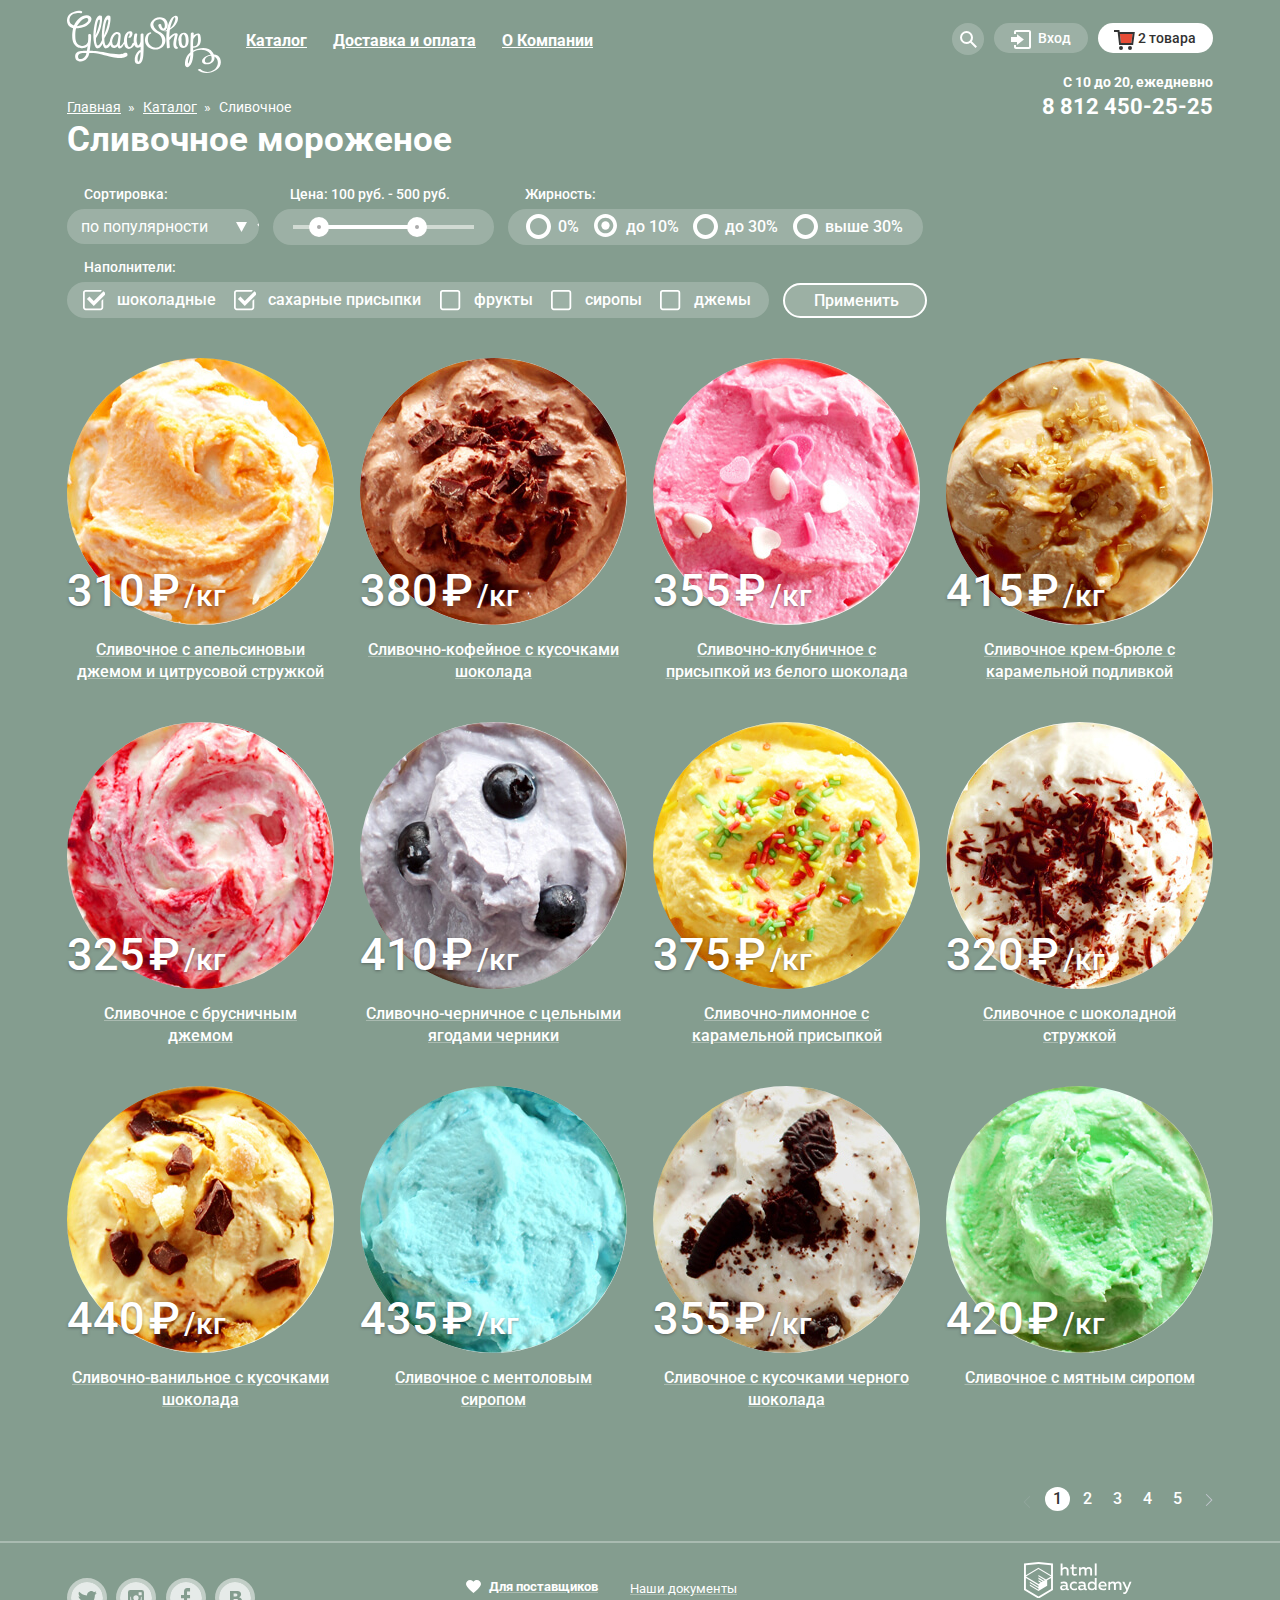
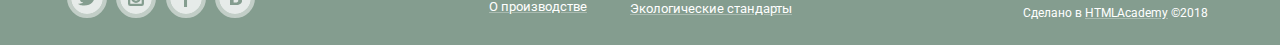
<file: catalog.html>
<!DOCTYPE html>
<html lang="ru">

<head>
  <meta charset="utf-8">
  <link href="css/normalize.css" rel="stylesheet">
  <link href="css/style.css" rel="stylesheet">
  <link href="https://fonts.googleapis.com/css?family=Roboto:700,900,400,500&subset=latin,cyrillic" rel="stylesheet" type="text/css">
  <title>HTML Academy: Глейси</title>
</head>

<body>
  <div class="catalog-wrapper">
    <div class="container">
      <header class="main-header">
        <nav class="main-navigation">
          <a class="main-header-logo" href="index.html">
            <img src="img/logo.svg" width="154" height="64" alt="Логотип">
          </a>
          <ul class="site-navigation">
            <li>
              <a class="nav-element" href="catalog.html">Каталог</a>
              <div class="nav-element-wrap">
                <ul id="catalog-menu" class="catalog catalog-menu">
                  <li class="new">
                    <a href="#">Новинки</a>
                  </li>
                  <li class="current">
                    <a href="catalog.html">Сливочное</a>
                  </li>
                  <li>
                    <a href="catalog/shcherbet.html">Щербеты </a>
                  </li>
                  <li>
                    <a href="catalog/led.html">Фруктовый лед</a>
                  </li>
                  <li>
                    <a href="catalog/melorin">Мелорин</a>
                  </li>
                </ul>
              </div>
            </li>
            <li>
              <a href="#">Доставка и оплата</a>
            </li>
            <li>
              <a href="#">О Компании</a>
            </li>
          </ul>

          <ul class="user-navigation">
            <li class="search user-nav-element">
              <button class="small-button" type="submit">
                <span class="visually-hidden">Поиск</span>
              </button>
              <div class="user-nav-element-wrap">
                <form id="search-form" class="search-form" action="https://echo.htmlacademy.ru" method="POST">
                  <p class="form form-control form-control-search">
                    <label class="visually-hidden" for="search">Что ищем?</label>
                    <input type="text" name="search" id="search" placeholder="Что ищем?">
                  </p>
                </form>
              </div>
            </li>
            <li class="login-link user-nav-element">
              <button id="enter-button" class="small-button enter-button" type="button">Вход</button>
              <div class="user-nav-element-wrap">
                <form id="login-form" class="login-form" action="https://echo.htmlacademy.ru" method="POST">
                  <p class="form form-control form-control-enter">
                    <label class="visually-hidden" for="user-mail">Электронная почта</label>
                    <input type="text" name="user-mail" id="user-mail" placeholder="Электронная почта">
                  </p>

                  <p class="form form-control form-control-enter">
                    <label class="visually-hidden" for="user-password">Пароль</label>
                    <input type="password" name="password" id="user-password" placeholder="Пароль">
                  </p>

                  <div class="help">
                    <button class="button button-help" type="submit">Войти</button>
                    <div class="help-wrapper">
                      <a href="#">Забыли пароль?</a>
                      <a href="#">Новая регистрация</a>
                    </div>
                  </div>
                </form>
              </div>
            </li>

            <li class="cart user-nav-element">
              <button class="small-button cart-button cart-full" type="button">
                2 товара
              </button>
              <div class="user-nav-element-wrap">
                <div id="cart-products" class="cart-products">
                  <table class="cart-table">
                    <tr>
                      <td class="cart-delete">
                        <button class="delete-product" type="button">
                          <span class="visually-hidden">Удалить</span>
                        </button>
                      </td>
                      <td class="cart-photo">
                        <img src="img/ice-cream-1.jpg" width="32" height="32" alt="Пломбир с апельсиновым джемом">
                      </td>
                      <td class="cart-description">
                        Пломбир с апельсиновым джемом
                      </td>
                      <td class="cart-quantity">
                        1,5 кг x
                        <span>200 руб.</span>
                      </td>
                      <td class="cart-total">
                        300 руб.
                      </td>
                    </tr>
                    <tr>
                      <td colspan="5" class="spacer"></td>
                    </tr>
                    <tr>
                      <td class="cart-delete">
                        <button class="delete-product" type="button">
                          <span class="visually-hidden">Удалить</span>
                        </button>
                      </td>
                      <td class="cart-photo">
                        <img src="img/ice-cream-3.jpg" width="32" height="32" alt="Клубничный пломбир с присыпкой из белого шоколада">
                      </td>
                      <td class="cart-description">
                        Клубничный пломбир с присыпкой из белого шоколада
                      </td>
                      <td class="cart-quantity">
                        1,5 кг x
                        <span>300 руб.</span>
                      </td>
                      <td class="cart-total">
                        450 руб.
                      </td>
                    </tr>
                  </table>
                  <hr>
                  <p class="cart-total">Итого: 750 руб.</p>
                  <button class="button cart-submit" type="submit">Оформить заказ</button>
                </div>
              </div>
            </li>
          </ul>
          <ul class="breadcrumbs">
            <li>
              <a href="index.html">Главная</a>
            </li>
            <li>
              <a href="#">Каталог</a>
            </li>
            <li class="current">
              <a class="active">Сливочное</a>
            </li>
          </ul>
        </nav>

        <ul class="working-hours-phone">
          <li class="working-hours">С 10 до 20, ежедневно</li>
          <li class="phone-number">8 812 450-25-25</li>
        </ul>
      </header>
    </div>
    <main class="site-container">
      <div class="container">
        <h1 class="visually-hidden">Интерннет магазин мороженого "Глэйси"</h1>
        <div class="header-wrapper">
          <h2>Сливочное мороженое</h2>
        </div>
        <section class="filters">
          <h2 class="visually-hidden">Фильтры</h2>
          <form class="filter" method="GET" action="https://echo.htmlacademy.ru">
            <div class="filters-wrapper">
              <fieldset>
                <legend class="heading">Сортировка:</legend>
                <div class="heading-style">
                  <select class="sort" name="sort-by">
                    <option value="popular">по популярности</option>
                    <option value="inexpensive">сначала недорогие</option>
                    <option value="expensive">сначала дорогие</option>
                    <option value="fat-content">по жирности</option>
                  </select>

                </div>
              </fieldset>

              <fieldset>
                <legend class="heading">Цена: 100 руб. - 500 руб.</legend>
                <div class="range-filter">
                  <div class="range-controls">
                    <div class="scale">
                      <div class="bar" style="margin-left: 18%; width: 48%"></div>
                    </div>
                    <div class="toggle toggle-min"></div>
                    <div class="toggle toggle-max"></div>
                  </div>
                </div>
              </fieldset>

              <fieldset>
                <legend class="heading">Жирность:</legend>
                <div class="radio-controls">
                  <ul>
                    <li>
                      <input class="visually-hidden filter-input filter-input-radio" type="radio" name="fat-content-group" value="0" id="fat-0">
                      <label for="fat-0">0%</label>
                    </li>
                    <li>
                      <input class="visually-hidden filter-input filter-input-radio" type="radio" name="fat-content-group" value="10" id="fat-10"
                        checked>
                      <label for="fat-10">до 10%</label>
                    </li>
                    <li>
                      <input class="visually-hidden filter-input filter-input-radio" type="radio" name="fat-content-group" value="30" id="fat-30">
                      <label for="fat-30">до 30%</label>
                    </li>
                    <li>
                      <input class="visually-hidden filter-input filter-input-radio" type="radio" name="fat-content-group" value="fat-gt30" id="fat-gt30">
                      <label for="fat-gt30">выше 30%</label>
                    </li>
                  </ul>
                </div>
              </fieldset>
            </div>
          </form>

          <form class="filter" method="GET" action="https://echo.htmlacademy.ru">
            <div class="filters-wrapper">
              <fieldset>
                <legend class="heading">Наполнители:</legend>
                <div class="checkbox-controls">
                  <ul>
                    <li>
                      <input class="visually-hidden filter-input filter-input-checkbox" type="checkbox" name="filler-group" value="chocolate" id="chocolate"
                        checked>шоколадные
                      <label for="chocolate"></label>
                    </li>
                    <li>
                      <input class="visually-hidden filter-input filter-input-checkbox" type="checkbox" name="filler-group" value="powder" id="powder"
                        checked>сахарные присыпки
                      <label for="powder"></label>
                    </li>
                    <li>
                      <input class="visually-hidden filter-input filter-input-checkbox" type="checkbox" name="filler-group" value="fruit" id="fruit">фрукты
                      <label for="fruit"></label>
                    </li>
                    <li>
                      <input class="visually-hidden filter-input filter-input-checkbox" type="checkbox" name="filler-group" value="syrup" id="syrup">сиропы
                      <label for="syrup"></label>
                    </li>
                    <li>
                      <input class="visually-hidden filter-input filter-input-checkbox" type="checkbox" name="filler-group" value="jam" id="jam">джемы
                      <label for="jam"></label>
                    </li>
                  </ul>
                </div>
              </fieldset>

              <button class="filler-button" type="submit">Применить</button>
            </div>
          </form>

        </section>

        <section class="catalog-ice-cream">
          <h2 class="visually-hidden">Каталог</h2>
          <ul class="catalog-list">
            <li class="catalog-item">
              <img src="img/ice-cream-1.jpg" width="267" height="267" alt="Мороженое сливочное с апельсиновым джемом">
              <p class="price">310 &#8381;
                <span>/кг</span>
              </p>
              <a class="description" href="#">Сливочное с апельсиновыи джемом и цитрусовой стружкой</a>
              <div class="quick-view">
                <a class="button button-quick-view" href="#">Быстрый просмотр</a>
              </div>
            </li>

            <li class="catalog-item">
              <img src="img/ice-cream-2.jpg" width="267" height="267" alt="Мороженое сливочно-кофейное с кусочками шоколада">
              <p class="price">380 &#8381;
                <span>/кг</span>
              </p>
              <a class="description" href="#">Сливочно-кофейное с кусочками шоколада</a>
              <div class="quick-view">
                <a class="button button-quick-view" href="#">Быстрый просмотр</a>
              </div>
            </li>

            <li class="catalog-item">
              <img src="img/ice-cream-3.jpg" width="267" height="267" alt="Мороженое сливочно-клубничное с присыпкой">
              <p class="price">355 &#8381;
                <span>/кг</span>
              </p>
              <a class="description" href="#">Сливочно-клубничное с присыпкой из белого шоколада</a>
              <div class="quick-view">
                <a class="button button-quick-view" href="#">Быстрый просмотр</a>
              </div>
            </li>

            <li class="catalog-item">
              <img src="img/ice-cream-4.jpg" width="267" height="267" alt="Мороженое сливочное с подливкой">
              <p class="price">415 &#8381;
                <span>/кг</span>
              </p>
              <a class="description" href="#">Сливочное крем-брюле с карамельной подливкой</a>
              <div class="quick-view">
                <a class="button button-quick-view" href="#">Быстрый просмотр</a>
              </div>
            </li>

            <li class="catalog-item">
              <img src="img/ice-cream-5.jpg" width="267" height="267" alt="Мороженое cливочное с брусничным джемом ">
              <p class="price">325 &#8381;
                <span>/кг</span>
              </p>
              <a class="description" href="#">Сливочное с брусничным джемом </a>
              <div class="quick-view">
                <a class="button button-quick-view" href="#">Быстрый просмотр</a>
              </div>
            </li>

            <li class="catalog-item">
              <img src="img/ice-cream-6.jpg" width="267" height="267" alt="Мороженое cливочно-черничное с цельными ягодами черники ">
              <p class="price">410 &#8381;
                <span>/кг</span>
              </p>
              <a class="description" href="#">Сливочно-черничное с цельными ягодами черники </a>
              <div class="quick-view">
                <a class="button button-quick-view" href="#">Быстрый просмотр</a>
              </div>
            </li>

            <li class="catalog-item">
              <img src="img/ice-cream-7.jpg" width="267" height="267" alt="Мороженое cливочно-лимонное с карамельной присыпкой">
              <p class="price">375 &#8381;
                <span>/кг</span>
              </p>
              <a class="description" href="#">Сливочно-лимонное с карамельной присыпкой</a>
              <div class="quick-view">
                <a class="button button-quick-view" href="#">Быстрый просмотр</a>
              </div>
            </li>

            <li class="catalog-item">
              <img src="img/ice-cream-8.jpg" width="267" height="267" alt="Мороженое cливочное с шоколадной стружкой">
              <p class="price">320 &#8381;
                <span>/кг</span>
              </p>
              <a class="description" href="#">Сливочное с шоколадной стружкой</a>
              <div class="quick-view">
                <a class="button button-quick-view" href="#">Быстрый просмотр</a>
              </div>
            </li>

            <li class="catalog-item">
              <img src="img/ice-cream-9.jpg" width="267" height="267" alt="Мороженое cливочно-ванильное с кусочками шоколада ">
              <p class="price">440 &#8381;
                <span>/кг</span>
              </p>
              <a class="description" href="#">Сливочно-ванильное с кусочками шоколада </a>
              <div class="quick-view">
                <a class="button button-quick-view" href="#">Быстрый просмотр</a>
              </div>
            </li>

            <li class="catalog-item">
              <img src="img/ice-cream-10.jpg" width="267" height="267" alt="Мороженое cливочноe с ментоловым сиропом">
              <p class="price">435 &#8381;
                <span>/кг</span>
              </p>
              <a class="description" href="#">Сливочноe с ментоловым сиропом</a>
              <div class="quick-view">
                <a class="button button-quick-view" href="#">Быстрый просмотр</a>
              </div>
            </li>

            <li class="catalog-item">
              <img src="img/ice-cream-11.jpg" width="267" height="267" alt="Мороженое cливочное с кусочками черного шоколада">
              <p class="price">355 &#8381;
                <span>/кг</span>
              </p>
              <a class="description" href="#">Сливочное с кусочками черного шоколада</a>
              <div class="quick-view">
                <a class="button button-quick-view" href="#">Быстрый просмотр</a>
              </div>
            </li>

            <li class="catalog-item">
              <img src="img/ice-cream-12.jpg" width="267" height="267" alt="Мороженое cливочное с мятным сиропом">
              <p class="price">420 &#8381;
                <span>/кг</span>
              </p>
              <a class="description" href="#">Сливочное с мятным сиропом</a>
              <div class="quick-view">
                <a class="button button-quick-view" href="#">Быстрый просмотр</a>
              </div>
            </li>
          </ul>
        </section>

        <div class="pagination-list-wrapper">
          <ul class="pagination-list">
            <li class="pagination-item pagination-item-disabled">
              <a href="#" class="pagination-left"></a>
            </li>
            <li class="pagination-item pagination-item-current">
              <a href="#">1</a>
            </li>
            <li class="pagination-item">
              <a href="#">2</a>
            </li>
            <li class="pagination-item">
              <a href="#">3</a>
            </li>
            <li class="pagination-item">
              <a href="#">4</a>
            </li>
            <li class="pagination-item">
              <a href="#">5</a>
            </li>
            <li class="pagination-item">
              <a href="#" class="pagination-right"></a>
            </li>
          </ul>
        </div>
      </div>

    </main>

    <footer class="main-footer footer-border">
      <div class="container">
        <div class="footer-social">
          <h2 class="visually-hidden">Мы в соцсетях</h2>
          <ul>
            <li>
              <a class="social-button" href="#" aria-label="Twitter">
                <span class="visually-hidden">Twitter</span>
                <div class="shadow"></div>
                <svg version="1.1" xmlns="http://www.w3.org/2000/svg" xmlns:xlink="http://www.w3.org/1999/xlink" x="0px" y="0px" width="32px"
                  height="32px" viewBox="0 0 32 32" enable-background="new 0 0 32 32" xml:space="preserve">
                  <g id="Layer_2">
                    <path fill="#FFFFFF" d="M16,0C7.164,0,0,7.164,0,16c0,8.837,7.164,16,16,16c8.837,0,16-7.163,16-16C32,7.164,24.837,0,16,0z M23.944,12.809c-0.251,6.516-3.463,10.832-10.992,10.702c-0.14,0-0.205,0-0.233,0c-0.015,0-0.021,0-0.021,0 c-0.029,0-0.094,0-0.232,0c-0.447,0-4.543-0.443-5.344-1.823c2.479,0.19,4.247-0.406,5.12-1.136 c-1.048-0.289-2.923-0.461-3.251-2.848c0.384,0.104,0.618,0.221,1.299,0.113c-1.307-0.824-2.758-1.519-2.679-3.643 c0.311,0.317,1.164,0.518,1.46,0.457c-0.768-0.233-2.149-3.244-0.974-4.781c1.984,1.79,4.075,3.482,7.804,3.643 c0.227-2.214,1.24-3.699,3.168-4.325c1.84-0.479,3.255,0.26,3.901,1.138c0.737-0.224,1.453-0.466,2.193-0.685 c-0.004,0.833-0.569,1.463-0.935,1.709c0.747,0.165,1.423-0.475,1.423-0.475C25.467,11.818,24.557,12.58,23.944,12.809z"
                    /> </g>
                </svg>
              </a>
            </li>
            <li>
              <a class="social-button" href="#" aria-label="Instagram">
                <span class="visually-hidden">Instagram</span>
                <div class="shadow"></div>
                <svg xmlns="http://www.w3.org/2000/svg" width="32" height="32">
                  <g fill="#FFF">
                    <path d="M20.916 16a4.938 4.938 0 1 1-9.877 0c0-.394.051-.773.138-1.14h-.897v6.838h11.396V14.86h-.897c.086.367.137.746.137 1.14z"
                    />
                    <path d="M15.978 18.659c1.466 0 2.659-1.193 2.659-2.659s-1.193-2.659-2.659-2.659c-1.466 0-2.659 1.193-2.659 2.659s1.192 2.659 2.659 2.659zM18.637 10.302h3.039v3.039h-3.039z"
                    />
                    <path d="M16 0C7.164 0 0 7.164 0 16c0 8.837 7.164 16 16 16 8.837 0 16-7.163 16-16 0-8.836-7.163-16-16-16zm7.955 21.698a2.285 2.285 0 0 1-2.279 2.279H10.279A2.285 2.285 0 0 1 8 21.698V10.302a2.286 2.286 0 0 1 2.279-2.279h11.396a2.286 2.286 0 0 1 2.279 2.279v11.396z"
                    />
                  </g>
                </svg>
              </a>
            </li>
            <li>
              <a class="social-button" href="#" aria-label="Facebook">
                <span class="visually-hidden">Facebook</span>
                <div class="shadow"></div>
                <svg xmlns="http://www.w3.org/2000/svg" width="32" height="32">
                  <path fill="#FFF" d="M16 0C7.164 0 0 7.163 0 16s7.164 16 16 16c8.837 0 16-7.164 16-16S24.837 0 16 0zm4.062 9.455h-3.021v3.444h3.021v3.445h-3.021v8.61H14.02v-8.61H11v-3.445h3.021V9.455c0-1.902 1.353-3.445 3.021-3.445h3.021v3.445z"
                  />
                </svg>
              </a>
            </li>
            <li>
              <a class="social-button" href="#" aria-label="ВКонтакте">
                <span class="visually-hidden">ВКонтакте</span>
                <div class="shadow"></div>
                <svg version="1.1" id="Layer_1" xmlns="http://www.w3.org/2000/svg" xmlns:xlink="http://www.w3.org/1999/xlink" x="0px" y="0px"
                  width="32px" height="32px" viewBox="0 0 32 32" enable-background="new 0 0 32 32" xml:space="preserve">
                  <g>
                    <path fill="#FFFFFF" d="M16.637,14.495c0.402-0.019,0.719-0.082,0.951-0.188c0.326-0.145,0.54-0.33,0.641-0.559 c0.101-0.229,0.15-0.496,0.15-0.797c0-0.232-0.058-0.465-0.174-0.697c-0.116-0.232-0.322-0.405-0.617-0.517 c-0.264-0.1-0.592-0.155-0.984-0.165c-0.392-0.009-0.943-0.014-1.652-0.014h-0.339v2.965h0.565 C15.749,14.523,16.235,14.514,16.637,14.495z"
                    />
                    <path fill="#FFFFFF" d="M18.118,17.084c-0.282-0.081-0.672-0.125-1.166-0.132c-0.494-0.006-1.012-0.009-1.55-0.009h-0.79v3.493 h0.264c1.014,0,1.74-0.003,2.18-0.009c0.438-0.007,0.843-0.088,1.212-0.245c0.377-0.157,0.633-0.364,0.774-0.625 s0.214-0.562,0.214-0.9c0-0.446-0.088-0.788-0.261-1.03C18.825,17.386,18.531,17.204,18.118,17.084z"
                    />
                    <path fill="#FFFFFF" d="M16,0C7.164,0,0,7.164,0,16c0,8.837,7.164,16,16,16c8.837,0,16-7.163,16-16C32,7.164,24.837,0,16,0z M22.602,20.531c-0.273,0.533-0.646,0.976-1.124,1.327c-0.552,0.415-1.161,0.71-1.823,0.886s-1.501,0.264-2.519,0.264h-6.121V8.987 h5.443c1.13,0,1.957,0.038,2.48,0.113c0.524,0.076,1.045,0.242,1.561,0.5c0.533,0.27,0.929,0.632,1.189,1.087 c0.26,0.455,0.392,0.975,0.392,1.558c0,0.678-0.179,1.278-0.536,1.795c-0.358,0.518-0.863,0.92-1.517,1.208v0.075 c0.917,0.182,1.642,0.559,2.179,1.13c0.537,0.571,0.807,1.325,0.807,2.261C23.013,19.392,22.875,19.997,22.602,20.531z"
                    /> </g>
                </svg>
              </a>
            </li>
          </ul>
        </div>
        <h2 class="visually-hidden">Документация</h2>
        <div class="links">
          <ul class="documents">
            <li>
              <a class="provider" href="#">
                Для поставщиков
              </a>
            </li>
            <li>
              <a class="production" href="#">Наши документы</a>
            </li>
            <li>
              <a class="doc" href="#">О производстве</a>
            </li>
            <li>
              <a href="#">Экологические стандарты</a>
            </li>
          </ul>
        </div>
        <div class="copyright">
          <a href="https://htmlacademy.ru/intensive/htmlcss">
            <img src="img/logo-htmlacademy-small.svg" width="108" height="38" alt="Логотип компании разработчиков">
          </a>
          <p>
            Сделано в
            <a href="https://htmlacademy.ru/intensive/htmlcss">HTMLAcademy</a> &#169;2018
          </p>
        </div>
      </div>
    </footer>
  </div>
</body>

</html>
</file>
<file: css/style.css>
html, body {
    margin: 0;
    padding: 0;
    font-family: "Roboto", Arial, sans-serif;
    font-size: 16px;
    line-height: 22px;
    font-weight: 700;
    color: #ffffff;
}

.popup {
    display: none;
}

.modal-show {
    display: block;
}

.visually-hidden {
    position: absolute;
    width: 1px;
    height: 1px;
    clip: rect(0, 0, 0, 0);
}

.visually-hidden:not(:focus):not(:active), input[type="checkbox"] .visually-hidden, input[type="radio"] .visually-hidden {
    position: absolute;
    clip: rect(0 0 0 0);
    -webkit-clip-path: inset(100%);
    clip-path: inset(100%);
    white-space: nowrap;
    overflow: hidden;
    padding: 0;
    border: 0;
    height: 1px;
    width: 1px;
}

a {
    color: #ffffff;
}

img {
    max-width: 100%;
    height: auto;
}

.index-wrapper {
    min-width: 940px;
    background-color: #849d8f;
    background-image: url("../img/slide-1.png");
    background-repeat: no-repeat;
    background-position: top center;
    -webkit-transition: background-image 0.5s ease, background-color 0.5s ease;
    -o-transition: background-image 0.5s ease, background-color 0.5s ease;
    transition: background-image 0.5s ease, background-color 0.5s ease;
}

.catalog-wrapper {
    min-width: 940px;
    background-color: #849d8f;
}

.index-wrapper-catalog {
    background-color: #849d8f;
}

.index-wrapper::before, .index-wrapper::after {
    content: "";
    visibility: hidden;
}

.index-wrapper::before {
    content: "";
    background-image: url("img/slide-2.png");
}

.index-wrapper::after {
    content: "";
    background-image: url("img/slide-3.png");
}

.container {
    width: 1146px;
    margin: 0 auto;
    padding: 0 27px;
}

.main-navigation {
    display: -webkit-box;
    display: -ms-flexbox;
    display: flex;
    -webkit-box-pack: start;
    -ms-flex-pack: start;
    justify-content: flex-start;
    -ms-flex-wrap: wrap;
    flex-wrap: wrap;
    -ms-flex-line-pack: center;
    align-content: center;
    position: relative;
}

.main-navigation li {
    padding: 0;
    padding-top: 2px;
}

.main-header-logo {
    width: 154px;
    height: 64px;
    margin: 0;
    margin-top: 10px;
    margin-right: 12px;
}

.site-navigation {
    display: -webkit-box;
    display: -ms-flexbox;
    display: flex;
    -ms-flex-wrap: nowrap;
    flex-wrap: nowrap;
    margin: 0;
    padding: 0;
    width: 450px;
}

.site-navigation li {
    position: relative;
}

.user-navigation {
    display: -webkit-box;
    display: -ms-flexbox;
    display: flex;
    -webkit-box-align: start;
    -ms-flex-align: start;
    align-items: flex-start;
    width: auto;
    -webkit-box-pack: end;
    -ms-flex-pack: end;
    justify-content: flex-end;
    margin-top: 18px;
    margin-left: auto;
    position: relative;
    margin-top: 21px;
    height: 37px;
}

.site-navigation a {
    display: block;
    padding: 8px 13px;
    margin-top: 22px;
}

.user-navigation li {
    display: block;
    margin-left: 10px;
}

.search {
    position: relative;
}

.search-form {
    position: absolute;
    top: 40px;
    left: -307px;
    width: 309px;
    height: 54px;
    padding: 15px 16px;
    border-radius: 5px;
    z-index: 10;
    -webkit-box-shadow: 0px 20px 20px 0px rgba(0, 0, 0, 0.4);
    box-shadow: 0px 20px 20px 0px rgba(0, 0, 0, 0.4);
}

.form-control {
    margin: 0;
    margin-top: 5px;
}

.form-control.form-control-search input {
    width: 293px;
    padding-left: 15px;
}

.form-control.form-control-search input::-webkit-input-placeholder {
    font-size: 14px;
}

.form-control.form-control-search input:-ms-input-placeholder {
    font-size: 14px;
    line-height: 19px;
    padding: 10px;
}

.form-control.form-control-search input::-ms-input-placeholder {
    font-size: 14px;
}

.form-control.form-control-search input::placeholder {
    font-size: 14px;
}

.form-control.form-control-enter input::-webkit-input-placeholder {
    font-size: 14px;
}

.form-control.form-control-enter input:-ms-input-placeholder {
    font-size: 14px;
    line-height: 19px;
    padding: 10px;
}

.form-control.form-control-enter input::-ms-input-placeholder {
    font-size: 14px;
}

.form-control.form-control-enter input::placeholder {
    font-size: 14px;
}

.login-form {
    position: absolute;
    top: 38px;
    left: -182px;
    width: 257px;
    height: 197px;
    padding: 17px 0 0 20px;
    border-radius: 6px;
    background-color: rgb(248, 247, 244);
    -webkit-box-shadow: 0px 20px 20px 0px rgba(0, 0, 0, 0.4);
    box-shadow: 0px 20px 20px 0px rgba(0, 0, 0, 0.4);
    z-index: 10;
}

.login-form input {
    width: 225px;
    height: 38px;
    border-radius: 6px;
    margin-bottom: 20px;
    padding-left: 13px;
}

.help {
    display: -webkit-box;
    display: -ms-flexbox;
    display: flex;
}

.help-wrapper {
    display: -webkit-box;
    display: -ms-flexbox;
    display: flex;
    -webkit-box-orient: vertical;
    -webkit-box-direction: normal;
    -ms-flex-direction: column;
    flex-direction: column;
}

.breadcrumbs {
    display: -webkit-box;
    display: -ms-flexbox;
    display: flex;
    width: 267px;
    margin: 0;
    padding: 0;
    list-style: none;
    position: absolute;
    top: 97px;
    left: 0px;
}

.heading {
    line-height: 16px;
    font-weight: 400;
}

.breadcrumbs li {
    font-size: 14px;
    line-height: 16px;
    font-weight: 400;
    margin-right: 12px;
}

.breadcrumbs a.active {
    text-decoration: none;
    background-color: transparent;
}

.breadcrumbs a.active:hover {
    background-color: transparent;
    color: #ffffff;
}

.breadcrumbs li:not(:last-child)::after {
    content: "»";
    position: relative;
    left: 4px;
}

.working-hours-phone {
    display: -webkit-box;
    display: -ms-flexbox;
    display: flex;
    -webkit-box-orient: vertical;
    -webkit-box-direction: normal;
    -ms-flex-direction: column;
    flex-direction: column;
    -webkit-box-align: end;
    -ms-flex-align: end;
    align-items: flex-end;
    margin: 0;
    padding: 0;
    width: 250px;
    margin-left: auto;
}

.working-hours {
    font-size: 14px;
    line-height: 16px;
    list-style: none;
    margin-bottom: 5px;
}

.phone-number {
    font-size: 22px;
    line-height: 24px;
    list-style: none;
}

.slider {
    position: relative;
    padding-top: 321px;
    text-align: center;
    color: #ffffff;
}

.slider-list {
    margin: 0;
    padding: 0;
    list-style: none;
}

.slide-title {
    width: 700px;
    margin: -45px auto;
    margin-bottom: 27px;
    font-size: 60px;
    line-height: 60px;
    font-weight: 800;
}

.slide {
    display: none;
}

.button {
    display: inline-block;
    padding: 12px 40px;
    font-weight: 600;
    font-size: 32px;
    line-height: 41px;
    text-align: center;
    color: #ffffff;
    vertical-align: top;
    text-decoration: none;
    text-shadow: 0 2px 5px rgba(160, 32, 11, 0.76);
    background: #f26843;
    background: -webkit-gradient(linear, left top, left bottom, from(#f26843), to(#e74a35));
    background: -webkit-linear-gradient(top, #f26843 0%, #e74a35 100%);
    background: -o-linear-gradient(top, #f26843 0%, #e74a35 100%);
    background: linear-gradient(to bottom, #f26843 0%, #e74a35 100%);
    border-radius: 50px;
    -webkit-box-shadow: 0 2px 2px rgba(172, 16, 0, 0.64);
    box-shadow: 0 2px 2px rgba(172, 16, 0, 0.64);
    border: none;
    cursor: pointer;
}

.button:hover {
    background: -webkit-gradient(linear, left top, left bottom, from(#f58669), to(#ec6f5e));
    background: -webkit-linear-gradient(top, #f58669 0%, #ec6f5e 100%);
    background: -o-linear-gradient(top, #f58669 0%, #ec6f5e 100%);
    background: linear-gradient(to bottom, #f58669 0%, #ec6f5e 100%);
    -webkit-box-shadow: 0 2px 2px rgba(172, 16, 0, 1);
    box-shadow: 0 2px 2px rgba(172, 16, 0, 1);
}

.button:active {
    background: -webkit-gradient(linear, left top, left bottom, from(#d84732), to(#e1613e));
    background: -webkit-linear-gradient(top, #d84732 0%, #e1613e 100%);
    background: -o-linear-gradient(top, #d84732 0%, #e1613e 100%);
    background: linear-gradient(to bottom, #d84732 0%, #e1613e 100%);
    -webkit-box-shadow: inset 0 2px 2px rgba(172, 16, 0, 1);
    box-shadow: inset 0 2px 2px rgba(172, 16, 0, 1);
}

.slider-controls {
    position: absolute;
    bottom: 21px;
    left: 0;
    z-index: 20;
    font-size: 0;
}

.slider-controls label {
    display: inline-block;
    width: 17px;
    height: 17px;
    margin-right: 8px;
    vertical-align: top;
    background-color: transparent;
    border: 2px solid #ffffff;
    border-radius: 50%;
    cursor: pointer;
}

.slider-controls label:hover {
    background-color: rgba(248, 247, 244, 0.2);
}

.product-1:checked~.index-wrapper {
    background-color: #849d8f;
    background-image: url("../img/slide-1.png");
}

.product-2:checked~.index-wrapper {
    background-color: #8996a6;
    background-image: url("../img/slide-2.png");
}

.product-3:checked~.index-wrapper {
    background-color: #9d8b84;
    background-image: url("../img/slide-3.png");
}

.product-1:checked~.index-wrapper .slide1, .product-2:checked~.index-wrapper .slide2, .product-3:checked~.index-wrapper .slide3 {
    display: block;
}

.product-1:checked~.index-wrapper label[for="product-1"], .product-2:checked~.index-wrapper label[for="product-2"], .product-3:checked~.index-wrapper label[for="product-3"] {
    background-color: #ffffff;
}

.product-2:checked .product-3 {
    position: relative;
}

.search button {
    position: relative;
    top: 0;
    left: 0;
    background: rgba(255, 255, 255, 0.2) url("../img/search.svg") no-repeat;
    background-position: center;
    width: 32px;
    height: 32px;
    border-radius: 50%;
}

.search button:hover {
    position: relative;
    top: 0;
    left: 0;
    background: #fff url("../img/search-hover.svg") no-repeat;
    background-position: center;
    width: 32px;
    height: 32px;
    border-radius: 50%;
}

.user-navigation .login-link, .user-navigation .cart {
    position: relative;
}

button.enter-button, button.cart-button {
    width: 94px;
    height: 30px;
    padding: 0;
    padding-right: 17px;
    border-radius: 30px;
}

.login-link .help-wrapper a:hover, .login-link .help-wrapper a:active {
    color: #e84d37;
    -webkit-text-decoration-color: rgba(232, 77, 55, 0.3);
    text-decoration-color: rgba(232, 77, 55, 0.3);
}

.help button {
    font-size: 18px;
    line-height: 36px;
    text-align: center;
    padding: 5px 9px;
    width: 100px;
    height: 45px;
    margin-right: 18px;
}

.login-link button:not(.button-help)::before {
    content: "";
    position: absolute;
    top: 9px;
    left: 17px;
    background: url("../img/entry.svg") no-repeat;
    width: 21px;
    height: 21px;
}

.login-link button:not(.button-help):hover::before {
    content: "";
    position: absolute;
    top: 9px;
    left: 17px;
    background: url("../img/entry-hover.svg") no-repeat;
    width: 21px;
    height: 21px;
}

button.cart::before {
    content: "";
    position: absolute;
    top: 6px;
    left: 16px;
    background: url("../img/cart.svg") no-repeat;
    width: 21px;
    height: 21px;
}

button.cart:hover::before {
    content: "";
    position: absolute;
    top: 6px;
    left: 16px;
    background: url("../img/cart-hover.svg") no-repeat;
    width: 21px;
    height: 21px;
}

button.cart {
    width: 100px;
}

button.cart-submit {
    width: 170px;
    height: 43px;
    margin-left: 339px;
    margin-bottom: 3px;
}

button.cart-full {
    width: 115px;
    color: #323232;
    background-color: #ffffff;
}

button.cart-full::before {
    content: "";
    position: absolute;
    top: 9px;
    left: 16px;
    background: url("../img/cart-full.svg") no-repeat;
    width: 21px;
    height: 21px;
}

.form-control input::-webkit-input-placeholder, .form-control textarea::-webkit-input-placeholder {
    font-size: 16px;
    line-height: 24px;
    font-weight: 400;
    color: #999999;
}

.form-control input:-ms-input-placeholder, .form-control textarea:-ms-input-placeholder {
    font-size: 16px;
    line-height: 24px;
    font-weight: 400;
    color: #999999;
}

.form-control input::-ms-input-placeholder, .form-control textarea::-ms-input-placeholder {
    font-size: 16px;
    line-height: 24px;
    font-weight: 400;
    color: #999999;
}

.form-control input::placeholder, .form-control textarea::placeholder {
    font-size: 16px;
    line-height: 24px;
    font-weight: 400;
    color: #999999;
}

.main-navigation li, .main-footer li {
    list-style: none;
}

.nav-element:hover+.nav-element-wrap {
    display: block;
}

.nav-element-wrap {
    display: none;
    padding-bottom: 3px;
}

.nav-element-wrap:hover {
    display: block;
}

.main-navigation {
    font-size: 16px;
    line-height: 18px;
}

.user-nav-element:hover .user-nav-element-wrap {
    display: block;
}

.user-nav-element-wrap {
    display: none;
    padding-bottom: 6px;
}

.nav-element-wrap {
    display: none;
    padding-bottom: 3px;
}

.nav-element-wrap:hover {
    display: block;
}

.site-navigation a:hover, .user-navigation a:hover {
    color: #333333;
    background-color: #ffffff;
}

.site-navigation a:hover {
    border-radius: 25px;
    text-decoration: none;
}

.site-navigation a:hover:active {
    -webkit-box-shadow: inset 0px 2px 1px 0px #696969;
    box-shadow: inset 0px 2px 1px 0px #696969;
}

.catalog, .login-form, .search-form, .popup-form {
    background-color: #f8f7f4;
}

.catalog-menu {
    position: absolute;
    left: -10px;
    top: 61px;
    border-radius: 5px;
    z-index: 10;
    -webkit-box-shadow: 0px 20px 20px 0px rgba(0, 0, 0, 0.4);
    box-shadow: 0px 20px 20px 0px rgba(0, 0, 0, 0.4);
    min-width: 143px;
    height: auto;
    margin: 0;
    padding: 0;
    padding-bottom: 5px;
}

.catalog-menu li {
    height: 28px;
    padding: 0;
    margin-bottom: 3px;
}

/* .catalog-menu li:first-child {
    margin-bottom: 30px;
} */

.catalog-menu a {
    font-size: 14px;
    line-height: 16px;
    font-weight: 400;
    color: #323232;
    text-decoration: none;
    margin: 0;
    padding: 6px 0 0 20px;
}

.catalog-menu a:hover {
    background: transparent;
}

.catalog-menu .new {
    font-weight: 700;
    margin: 0;
    margin-top: 4px;
    margin-bottom: 10px;
}

.catalog-menu .new::before {
    content: "";
    position: absolute;
    top: 34px;
    left: 5%;
    height: 1px;
    opacity: 0.2;
    width: 90%;
    background-color: #353535;
}

.catalog-menu a:hover:active {
    -webkit-box-shadow: none;
    box-shadow: none;
}

.catalog-menu li:hover {
    background-color: #fbded7;
}

.catalog-menu li:active {
    background-color: #f6b5a5;
}

.catalog-menu li.current {
    background-color: #d07058;
}

.catalog-menu li.current a {
    background-color: transparent;
    color: #ffffff;
}

.site-navigation .active, .current .active {
    color: #ffffff;
    background-color: #d07058;
    border-radius: 25px;
}

.form-control input, .form-control textarea {
    font-size: 16px;
    line-height: 24px;
    font-weight: 700;
    color: #323232;
    border: 0;
    -webkit-box-shadow: 0px 0px 0px 1px #b2b2b2;
    box-shadow: 0px 0px 0px 1px #b2b2b2;
    border-radius: 5px;
}

.form-control input {
    height: auto;
    padding: 10px 0 10px 10px;
    line-height: 19px;
}

.form-control input:focus, .form-control textarea:focus, .form-control input:hover:focus, .form-control textarea:hover:focus {
    -webkit-box-shadow: 0px 0px 0px 2px #2e88e4;
    box-shadow: 0px 0px 0px 2px #2e88e4;
}

.form-control input:hover, .form-control textarea:hover {
    -webkit-box-shadow: 0px 0px 0px 2px #9a9a9a;
    box-shadow: 0px 0px 0px 2px #9a9a9a;
}

.small-button {
    font-size: 14px;
    line-height: 16px;
    font-weight: 500;
    color: #ffffff;
    text-align: right;
    background-color: rgba(255, 255, 255, 0.2);
    border: none;
    cursor: pointer;
}

.small-button:hover {
    color: #323232;
    background-color: #f8f7f4;
}

.help a {
    font-size: 13px;
    line-height: 24px;
    font-weight: 400;
    color: #323232;
    margin-bottom: -2px;
}

.cart p {
    font-size: 14px;
    line-height: 16px;
    font-weight: 500;
    color: #ffffff;
}

.cart .cart-products {
    width: 508px;
    height: auto;
    font-size: 13px;
    line-height: 16px;
    font-weight: 400;
    color: #323232;
    background-color: #f8f7f4;
    border-radius: 5px;
    -webkit-box-shadow: 0px 20px 20px 0px rgba(0, 0, 0, 0.2);
    box-shadow: 0px 20px 20px 0px rgba(0, 0, 0, 0.2);
    padding: 19px 16px;
    position: absolute;
    top: 38px;
    left: -424px;
    z-index: 10;
}

button.delete-product {
    content: "";
    position: relative;
    top: 2px;
    left: 0;
    width: 13px;
    height: 13px;
    border: none;
    background: url("../img/x-small.svg") no-repeat;
    padding: 0;
    margin: 0;
    cursor: pointer;
}

.cart-table {
    border-collapse: collapse;
}

.cart-table td {
    padding: 0;
}

.cart-delete {
    width: 23px;
    height: 23px;
}

.cart-photo {
    height: 32px;
    width: 32px;
}

td.cart-description {
    width: 229px;
    padding: 0 10px 0 17px;
}

td.cart-quantity {
    padding: 0 8px;
    width: 100px;
}

td.spacer {
    height: 18px;
}

.cart-products hr {
    margin-top: 21px;
    border: 0;
    height: 1px;
    background-color: #cacac7;
}

td.cart-total {
    width: auto;
    padding: 0 14px;
}

.cart-products span {
    color: #999999;
}

p.cart-total {
    color: #323232;
    margin-bottom: 13px;
}

.cart-products p {
    font-size: 15px;
    line-height: 18px;
    font-weight: 700;
    text-align: right;
    margin-right: -3px;
}

.button-free, .button-quick-view, .button-mailing, .button-contacts, .button-popup, .cart-submit {
    font-size: 18px;
    line-height: 36px;
    text-align: center;
    padding: 5px 9px;
}

.free-raspberry .button {
    width: 150px;
    margin-left: auto;
    margin-top: 26px;
}

.free-chocolate .button {
    width: 171px;
    margin-left: auto;
    margin-top: 26px;
}

.free-list {
    margin: 0;
    padding: 0;
    display: -webkit-box;
    display: -ms-flexbox;
    display: flex;
    -webkit-box-pack: justify;
    -ms-flex-pack: justify;
    justify-content: space-between;
    margin: 40px 0;
}

.free li {
    display: -webkit-box;
    display: -ms-flexbox;
    display: flex;
    -webkit-box-orient: vertical;
    -webkit-box-direction: normal;
    -ms-flex-direction: column;
    flex-direction: column;
    width: 520px;
    min-height: 190px;
    border-radius: 15px;
    padding: 20px;
}

.free-raspberry {
    background-image: url("../img/raspberries.jpg");
    background-repeat: no-repeat;
}

.free-chocolate {
    background-image: url("../img/chocolate.jpg");
    background-repeat: no-repeat;
}

.free-raspberry h2, .free-chocolate h2, .site-container h2, .container h2 {
    font-size: 35px;
    line-height: 41px;
}

.free-raspberry h2, .free-chocolate h2 {
    margin: -4px;
    padding: 0;
}

.free p {
    font-size: 18px;
    line-height: 22px;
    padding: 0;
    margin-top: 20px;
}

.free-raspberry a, .free-chocolate a {
    margin: 0;
    margin-left: auto;
    margin-top: 43px;
}

/* catalog, hit */

.price {
    font-size: 45px;
    line-height: 45px;
    font-weight: 500;
    word-spacing: -7px;
    text-shadow: 0px 1px 3px rgba(49, 50, 53, 0.5);
    margin: 0;
    margin-right: auto;
    margin-top: -57px;
}

.catalog-list .price {
    z-index: 3;
}

.price span {
    font-size: 30px;
    line-height: 45px;
}

.description {
    font-weight: 500;
    margin: 0;
    margin-top: 21px;
    padding: 0 5px;
    z-index: 3;
    text-decoration: underline;
    -webkit-text-decoration-color: rgba(255, 255, 255, 0.3);
    text-decoration-color: rgba(255, 255, 255, 0.3);
}

.description:hover, .description:active {
    color: #ffbc9e;
    -webkit-text-decoration-color: rgba(249, 172, 159, 0.3);
    text-decoration-color: rgba(249, 172, 159, 0.3);
}

.catalog-ice-cream {
    margin: 0;
    margin-bottom: 37px;
}

.catalog-list {
    display: -webkit-box;
    display: -ms-flexbox;
    display: flex;
    -webkit-box-pack: justify;
    -ms-flex-pack: justify;
    justify-content: space-between;
    -ms-flex-wrap: wrap;
    flex-wrap: wrap;
    margin: 0;
    padding: 0;
}

.catalog-item {
    position: relative;
    display: -webkit-box;
    display: -ms-flexbox;
    display: flex;
    -webkit-box-orient: vertical;
    -webkit-box-direction: normal;
    -ms-flex-direction: column;
    flex-direction: column;
    position: relative;
    width: 267px;
    height: auto;
    text-align: center;
    margin-bottom: 39px;
}

.quick-view {
    position: absolute;
    height: 405px;
    background-color: rgba(255, 255, 255, 0.2);
    border-radius: 5px;
    padding: 0;
    display: none;
}

.catalog-item:hover .quick-view {
    display: block;
    position: absolute;
    top: -4px;
    left: -12px;
    width: 293px;
    z-index: 4;
}

.catalog-hit {
    margin: 0;
}

.catalog-hit::before {
    content: "";
    position: absolute;
    top: 0;
    left: 0;
    background: url("../img/hit.svg") no-repeat;
    width: 62px;
    height: 62px;
    z-index: 4;
}

.button-quick-view {
    width: 181px;
    position: absolute;
    bottom: 21px;
    left: 48px;
    font-weight: 500;
}

.catalog-list img {
    width: 267px;
    border-radius: 50%;
    z-index: 3;
}

.shop-wrapper {
    display: -webkit-box;
    display: -ms-flexbox;
    display: flex;
    -webkit-box-orient: vertical;
    -webkit-box-direction: normal;
    -ms-flex-direction: column;
    flex-direction: column;
    position: relative;
    margin: 0;
    padding: 0;
    width: 100%;
    min-height: 305px;
}

.shop {
    background-image: url("../img/waffle.jpg");
    color: #333333;
    font-weight: 400;
    border-radius: 15px;
    margin-bottom: 41px;
}

.shop h3 {
    font-size: 24px;
    line-height: 30px;
    font-weight: 500;
    margin: 26px 0 0 20px;
}

.shop-icon {
    display: -webkit-box;
    display: -ms-flexbox;
    display: flex;
    -ms-flex-wrap: wrap;
    flex-wrap: wrap;
    list-style: none;
    padding: 0;
    margin: 0;
}

.shop-icon li {
    width: 488px;
    position: relative;
    padding-left: 64px;
    margin: 21px 0 0 12px;
}

.ice-cream-icon::before {
    content: "";
    position: absolute;
    top: -14px;
    left: 9px;
    background: url(../img/ice-cream-icon.svg) no-repeat;
    width: 50px;
    height: 50px;
}

.leaf-icon::before {
    content: "";
    position: absolute;
    top: -14px;
    left: 9px;
    background: url(../img/leaf-icon.svg) no-repeat;
    width: 50px;
    height: 50px;
}

.cow-icon::before {
    content: "";
    position: absolute;
    top: -14px;
    left: 9px;
    background: url(../img/cow-icon.svg) no-repeat;
    width: 50px;
    height: 50px;
}

.thermometer::before {
    content: "";
    position: absolute;
    top: -13px;
    left: 9px;
    background: url(../img/thermo.svg) no-repeat;
    width: 50px;
    height: 50px;
}

.article-wrapper {
    display: -webkit-box;
    display: -ms-flexbox;
    display: flex;
    -webkit-box-pack: justify;
    -ms-flex-pack: justify;
    justify-content: space-between;
    margin: 0;
    padding: 0;
    margin-bottom: 36px;
    height: 223px;
}

.new-blog {
    background-image: url("../img/strawberry.jpg");
    background-repeat: no-repeat;
    background-position: -52px -224px;
    color: #323232;
    width: 560px;
    height: 220px;
    border-radius: 15px;
    padding: 23px 240px 20px 18px;
    -webkit-box-sizing: border-box;
    box-sizing: border-box;
}

.new-blog h5 {
    font-size: 16px;
    line-height: 22px;
    font-weight: 500;
    color: #323232;
    margin: 0;
}

.new-blog a {
    display: block;
    font-size: 24px;
    line-height: 30px;
    color: #323232;
    padding-top: 3px;
    -webkit-text-decoration-color: rgba(50, 50, 50, 0.3);
    text-decoration-color: rgba(50, 50, 50, 0.3);
}

.new-blog a:hover, .new-blog a:active {
    color: #e84d37;
    -webkit-text-decoration-color: rgba(232, 77, 55, 0.3);
    text-decoration-color: rgba(232, 77, 55, 0.3);
}

.mailing {
    background: url("../img/postbox.svg") no-repeat;
    width: 560px;
}

.mailing-fon {
    background-color: #f8f7f4;
    width: 507px;
    height: 185px;
    margin: 6px;
    padding: 12px 20px;
    border-radius: 15px;
}

.mailing p {
    color: #5a5a5a;
    font-weight: 400;
    margin-bottom: 37px;
}

.form-control-mailing {
    display: -webkit-box;
    display: -ms-flexbox;
    display: flex;
    -webkit-box-pack: justify;
    -ms-flex-pack: justify;
    justify-content: space-between;
}

.form-control-mailing input {
    width: 352px;
    padding-left: 14px;
    border-radius: 4px;
}

.form-control-mailing button {
    width: 127px;
    margin-top: -2px;
}

.map {
    min-height: 430px;
}

.map-wrapper img {
    max-width: 100%;
    display: block;
    margin-bottom: -373px;
    margin-left: auto;
    margin-right: auto;
    height: 430px;
}

.map .container {
    display: -webkit-box;
    display: -ms-flexbox;
    display: flex;
    -webkit-box-pack: end;
    -ms-flex-pack: end;
    justify-content: flex-end;
}

.contacts {
    position: relative;
    width: 251px;
    height: 255px;
    background-color: #fbfbfb;
    border-radius: 15px;
    margin: 6px -3px 0px 0;
    padding: 25px 27px;
}

.contacts p {
    color: #323232;
    font-size: 14px;
    line-height: 20px;
    font-weight: 400;
    margin: 0;
}

.contacts .contacts-title {
    margin-top: 3px;
}

.contacts .contacts-bold {
    font-size: 18px;
    line-height: 24px;
    font-weight: 700;
    padding: 0;
    margin: 0;
}

.contacts .contacts-address {
    margin-top: 2px;
}

.contacts .contacts-subtitle {
    margin-top: 17px;
}

.contacts .contacts-tel {
    margin-top: 5px;
}

.button-contacts {
    width: 232px;
    margin-top: 26px;
}

/* footer */

.main-footer .container {
    margin: 0 auto;
    padding: 0 27px;
    margin-top: 35px;
    display: -webkit-box;
    display: -ms-flexbox;
    display: flex;
    -webkit-box-pack: justify;
    -ms-flex-pack: justify;
    justify-content: space-between;
}

.footer-social ul {
    display: -webkit-box;
    display: -ms-flexbox;
    display: flex;
    -webkit-box-pack: justify;
    -ms-flex-pack: justify;
    justify-content: space-between;
    width: 188px;
    padding: 0;
    margin: 0;
}

.social-button {
    display: -webkit-box;
    display: -ms-flexbox;
    display: flex;
    position: relative;
    -webkit-box-pack: center;
    -ms-flex-pack: center;
    justify-content: center;
    -webkit-box-align: center;
    -ms-flex-align: center;
    align-items: center;
    text-decoration: none;
    color: #e6ebe9;
    width: 32px;
    height: 32px;
    border: 4px solid rgba(255, 255, 255, 0.5);
    border-radius: 50%;
}

.social-button path {
    opacity: 0.8;
}

.social-button:hover {
    border: 4px solid rgba(255, 255, 255, 0.7);
}

.social-button .shadow {
    display: none;
    position: absolute;
    top: 0;
    left: 0;
    width: 32px;
    height: 32px;
    border-radius: 50px;
    -webkit-box-shadow: inset 0px 2px 1px 0px #888888;
    box-shadow: inset 0px 2px 1px 0px #888888;
}

.social-button:active .shadow, .social-button svg:active {
    display: block;
}

/* MS11 fix */

.social-button svg {
    pointer-events: none;
}

.social-button:hover path {
    opacity: 1;
}

.links {
    position: relative;
    width: 380px;
}

.documents {
    display: -webkit-box;
    display: -ms-flexbox;
    display: flex;
    -ms-flex-wrap: wrap;
    flex-wrap: wrap;
    width: 306px;
    font-size: 13px;
    line-height: 18px;
    font-weight: 400;
    margin: 0;
}

.documents li {
    min-width: 120px;
}

.documents li:nth-of-type(2n) {
    margin-left: 21px;
    margin-top: 2px;
}

.documents .provider {
    position: relative;
    font-weight: 700;
}

.provider::before {
    content: "";
    position: absolute;
    top: 1px;
    left: -23px;
    background: url(../img/heart.svg) no-repeat;
    width: 18px;
    height: 15px;
}

.copyright {
    display: -webkit-box;
    display: -ms-flexbox;
    display: flex;
    -webkit-box-orient: vertical;
    -webkit-box-direction: normal;
    -ms-flex-direction: column;
    flex-direction: column;
    -webkit-box-pack: start;
    -ms-flex-pack: start;
    justify-content: flex-start;
    font-size: 12px;
    line-height: 14px;
    font-weight: 400;
    width: 190px;
}

.copyright a {
    margin-bottom: -11px;
}

.copyright p {
    margin: 0;
    margin-bottom: 25px;
}

.copyright img {
    position: relative;
    right: -1px;
    top: -16px;
}

.popup h4 {
    font-size: 24px;
    line-height: 28px;
    font-weight: 500;
    color: #323232;
    margin: 0;
    margin-top: -8px;
    margin-bottom: 19px;
}

/* filters */

.header-wrapper h2 {
    margin: 0;
    margin-bottom: 26px;
}

.filters-wrapper {
    display: -webkit-box;
    display: -ms-flexbox;
    display: flex;
    margin: 0;
    padding: 0;
    width: 860px;
}

.filters {
    list-style: none;
    font-size: 14px;
    line-height: 16px;
    font-weight: 500;
    margin-bottom: 40px;
}

.filter-input:disabled+label {
    opacity: 0.2;
}

.filters fieldset {
    border: none;
    padding: 0;
    margin: 0;
    margin-right: 14px;
}

.filter {
    margin-bottom: 14px;
}

.filter .heading {
    font-weight: 500;
    margin-left: 17px;
    margin-bottom: 7px;
}

.heading-style {
    width: 192px;
    height: 35px;
    border-radius: 25px;
    overflow: hidden;
    position: relative;
}

.heading-style select {
    padding: 6px 10px;
    width: 203px;
    height: 35px;
    border: none;
    -webkit-box-shadow: none;
    box-shadow: none;
    background: rgba(255, 255, 255, 0.2) url(../img/icon-down-dir.svg) no-repeat;
    background-position: 88%;
    font-size: 16px;
}

.heading-style select::-ms-expand {
    display: none;
}

.heading-style select:hover {
    background: rgba(255, 255, 255, 0.2) url(../img/icon-down-dir-hover.svg) no-repeat;
    background-position: 88%;
}

.heading-style:hover .arrow {
    background: url(../img/icon-down-dir-hover.svg) no-repeat;
}

.heading-style .arrow {
    position: absolute;
    height: 12px;
    width: 12px;
    top: 13px;
    right: 12px;
    background: url(../img/icon-down-dir.svg) no-repeat;
}

.sort {
    color: #ffffff;
    background-color: #a9b9af;
}

.sort option {
    color: #333333;
}

.sort:hover {
    color: #323232;
}

.filter-item legend {
    font-size: 18px;
    line-height: 24px;
    text-transform: uppercase;
    font-weight: 700;
}

.range-controls {
    position: relative;
    margin: 0;
    padding-top: 16px;
    padding-bottom: 16px;
    padding-left: 20px;
    padding-right: 20px;
    background-color: rgba(255, 255, 255, 0.2);
    width: 181px;
    border-radius: 20px;
}

.range-controls .scale {
    height: 4px;
    background: #d1dad3;
}

.range-controls .bar {
    width: 70%;
    height: 4px;
    background: #fff;
}

.range-controls .toggle {
    position: absolute;
    top: 8px;
    left: 0;
    width: 20px;
    height: 20px;
    padding: 0;
    background: url(../img/filter-button.svg) no-repeat;
    cursor: pointer;
}

.range-controls .toggle-min {
    left: 36px;
}

.range-controls .toggle-max {
    left: 134px;
}

.filter-input-radio+label::before {
    content: "";
    position: absolute;
    top: -4px;
    left: -2px;
    height: 26px;
    width: 26px;
    background: url(../img/radio-off.svg) no-repeat;
}

.filter-input-radio:checked+label::before {
    content: "";
    position: absolute;
    top: -4px;
    left: -2px;
    height: 26px;
    width: 26px;
    background: url(../img/radio-on.svg) no-repeat;
}

.filter-input-radio+label {
    cursor: pointer;
}

.radio-controls {
    margin: 0;
    padding: 0;
    padding-left: 20px;
    padding-right: 20px;
    background-color: rgba(255, 255, 255, 0.2);
    width: 375px;
    border-radius: 20px;
    height: 36px;
}

.radio-controls ul {
    list-style: none;
    display: -webkit-box;
    display: -ms-flexbox;
    display: flex;
    padding: 0;
    margin: 0;
    height: 36px;
    -webkit-box-pack: justify;
    -ms-flex-pack: justify;
    justify-content: space-between;
    -webkit-box-align: center;
    -ms-flex-align: center;
    align-items: center;
}

.radio-controls li {
    position: relative;
    padding-left: 30px;
}

.filters-button-wrapper {
    display: -webkit-box;
    display: -ms-flexbox;
    display: flex;
}

.checkbox-controls ul {
    list-style: none;
    display: -webkit-box;
    display: -ms-flexbox;
    display: flex;
    -webkit-box-pack: justify;
    -ms-flex-pack: justify;
    justify-content: space-between;
    -webkit-box-align: center;
    -ms-flex-align: center;
    align-items: center;
    padding: 0;
    margin: 0;
    height: 36px;
    width: 664px;
}

.checkbox-controls li {
    position: relative;
    padding-left: 30px;
}

.filter-input-checkbox+label::before {
    content: "";
    position: absolute;
    top: -1px;
    left: -4px;
    height: 22px;
    width: 22px;
    background: url(../img/checkbox-off.svg) no-repeat;
}

.filter-input-checkbox:checked+label::before {
    content: "";
    position: absolute;
    top: -1px;
    left: -4px;
    height: 22px;
    width: 22px;
    background: url(../img/checkbox-on.svg) no-repeat;
}

.filters label, .checkbox-controls {
    font-size: 16px;
    line-height: 18px;
}

.filter-input-checkbox+label {
    cursor: pointer;
}

.checkbox-controls {
    margin: 0;
    padding: 0;
    padding-left: 20px;
    padding-right: 20px;
    background-color: rgba(255, 255, 255, 0.2);
    width: 662px;
    border-radius: 20px;
    height: 36px;
}

.filler-button {
    font-size: 16px;
    line-height: 18px;
    font-weight: 500;
    color: #ffffff;
    background-color: #9cb0a4;
    border: 2px solid #ffffff;
    height: 35px;
    margin-top: 24px;
    border-radius: 25px;
    padding: 5px 29px;
    width: 144px;
}

.filler-button:hover {
    color: #323232;
    background-color: #ffffff;
}

.pagination-list-wrapper {
    margin-bottom: 30px;
}

.pagination-list {
    list-style: none;
    display: -webkit-box;
    display: -ms-flexbox;
    display: flex;
    -ms-flex-wrap: wrap;
    flex-wrap: wrap;
    -webkit-box-pack: end;
    -ms-flex-pack: end;
    justify-content: flex-end;
    margin: 0;
    margin-right: -9px;
}

.pagination-item {
    margin-right: 5px;
}

.pagination-item a {
    text-decoration: none;
    font-size: 16px;
    line-height: 18px;
    font-weight: 500;
    padding: 3px 8px;
    display: block;
}

.pagination-item a:hover, .pagination-item a:focus {
    background-color: #9db1a5;
}

.current a, .current a:hover, .current a:focus, .current a:active {
    color: #323232;
    background-color: #ffffff;
}

.pagination-item-current a, .pagination-item a:active, .pagination-item-current a:hover, .pagination-item a:active:hover {
    color: #323232;
    background-color: #ffffff;
    border-radius: 50%;
}

.pagination-item-disabled {
    opacity: 0.2;
}

.pagination-item a:hover {
    background-color: rgba(255, 255, 255, 0.2);
    border-radius: 50%;
}

.pagination-item .pagination-left, .pagination-item .pagination-left:hover, .pagination-item .pagination-left:active {
    display: block;
    padding: 0;
    width: 9px;
    height: 14px;
    background: url(../img/icon-right-small.svg) no-repeat;
    -webkit-transform: rotate(180deg);
    -ms-transform: rotate(180deg);
    transform: rotate(180deg);
    margin-top: 7px;
    margin-right: 9px;
}

.pagination-item .pagination-right, .pagination-item .pagination-right:hover, .pagination-item .pagination-right:active {
    display: block;
    padding: 0;
    width: 8px;
    height: 12px;
    background: url(../img/icon-right-small.svg) no-repeat;
    margin-top: 7px;
    margin-right: 4px;
    margin-left: 10px;
}

.footer-border {
    border-top: 2px solid #a9bbb1;
}

footer a {
    -webkit-text-decoration-color: rgba(255, 255, 255, 0.3);
    text-decoration-color: rgba(255, 255, 255, 0.3);
}

footer a:hover, footer a:active {
    color: #ffbc9e;
    -webkit-text-decoration-color: rgba(249, 172, 159, 0.3);
    text-decoration-color: rgba(249, 172, 159, 0.3);
}

.popup {
    position: fixed;
    top: 290px;
    left: calc(50% - 213px);
    z-index: 5;
}

.popup-form {
    position: relative;
    border-radius: 10px;
    width: 427px;
    height: 392px;
    padding: 25px;
}

.popup-close-button {
    width: 18px;
    height: 17px;
    background: url("../img/close.svg") no-repeat;
    position: absolute;
    right: 16px;
    top: 15px;
    border: none;
    cursor: pointer;
}

.popup-form::before:hover, .popup-form::before:active {
    background: url("../img/X-big.svg") no-repeat;
}

.form-control-popup input {
    width: 252px;
    border-radius: 6px;
    margin-bottom: 16px;
    padding-left: 13px;
}

.form-control-popup textarea {
    width: 411px;
    height: 142px;
    margin-bottom: 20px;
    padding-left: 13px;
    padding-top: 8px;
}

.button-popup {
    width: 139px;
    margin-left: 289px;
}
</file>
